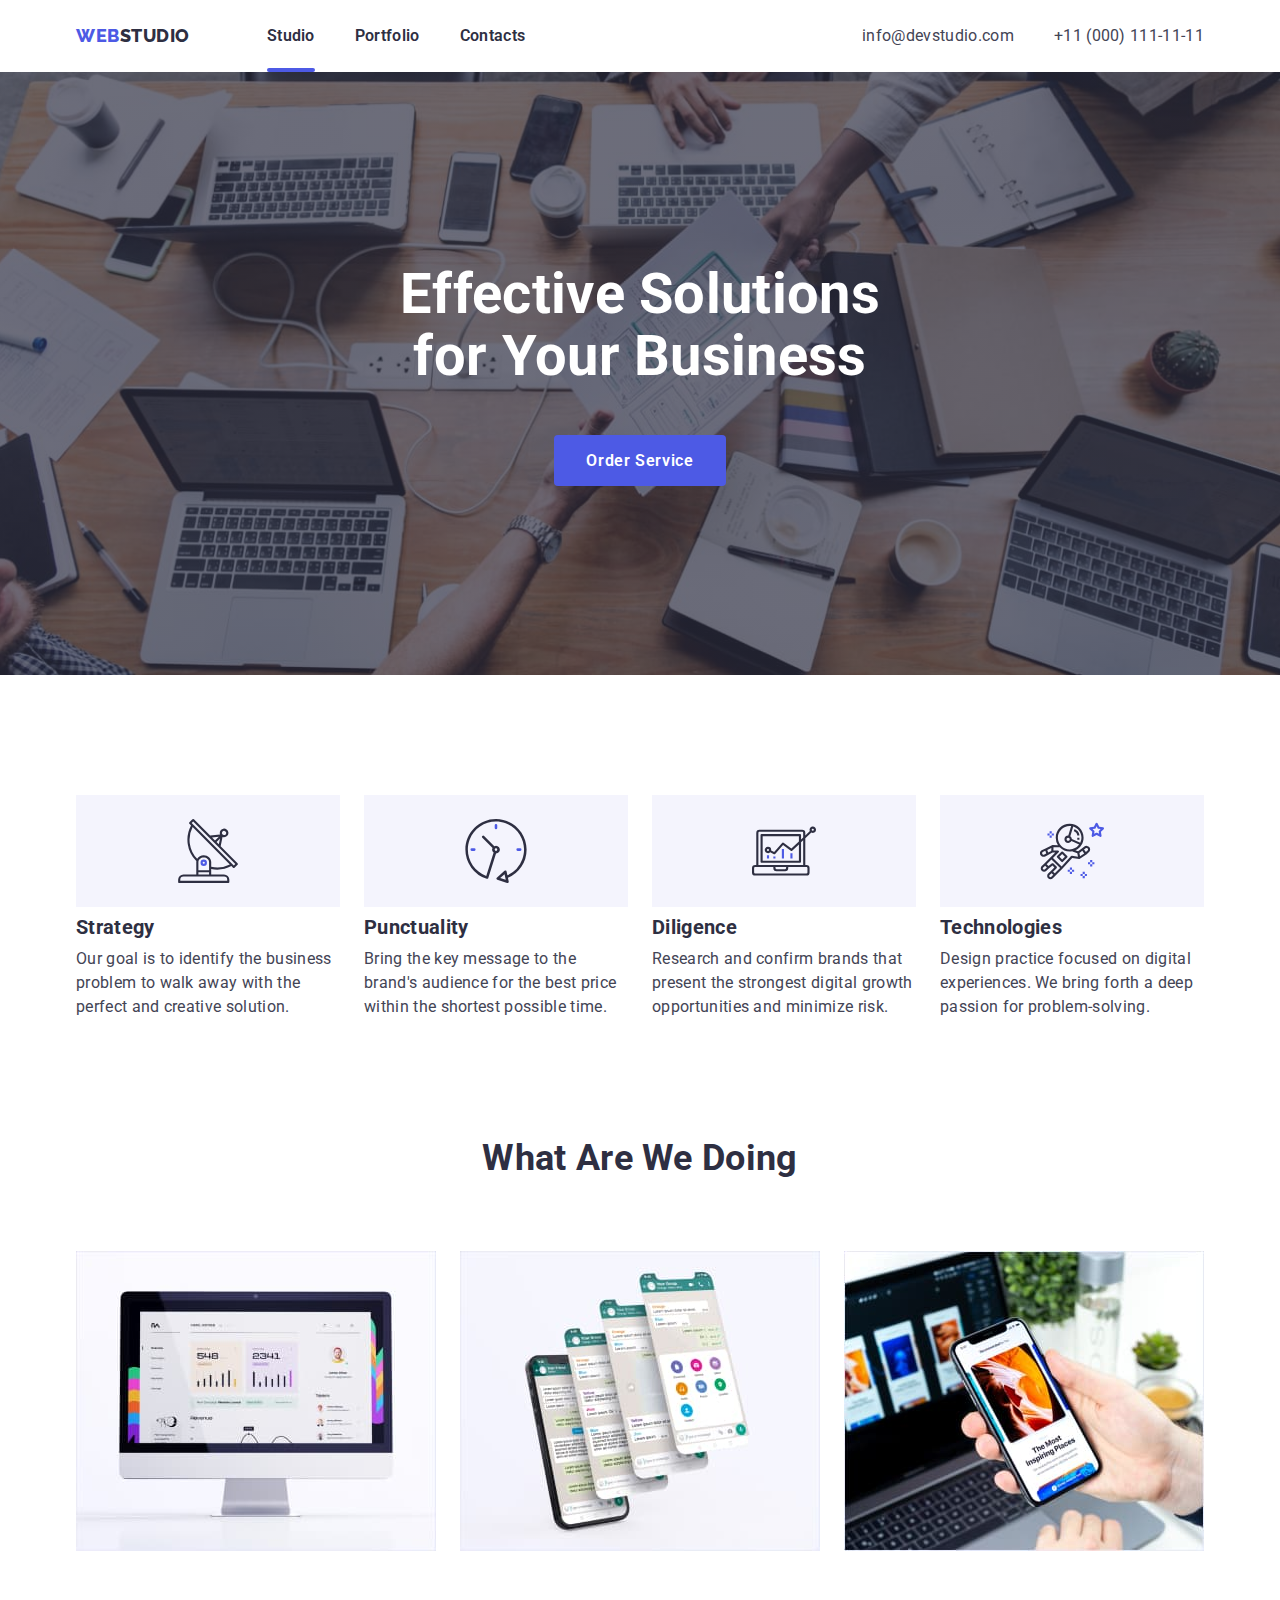
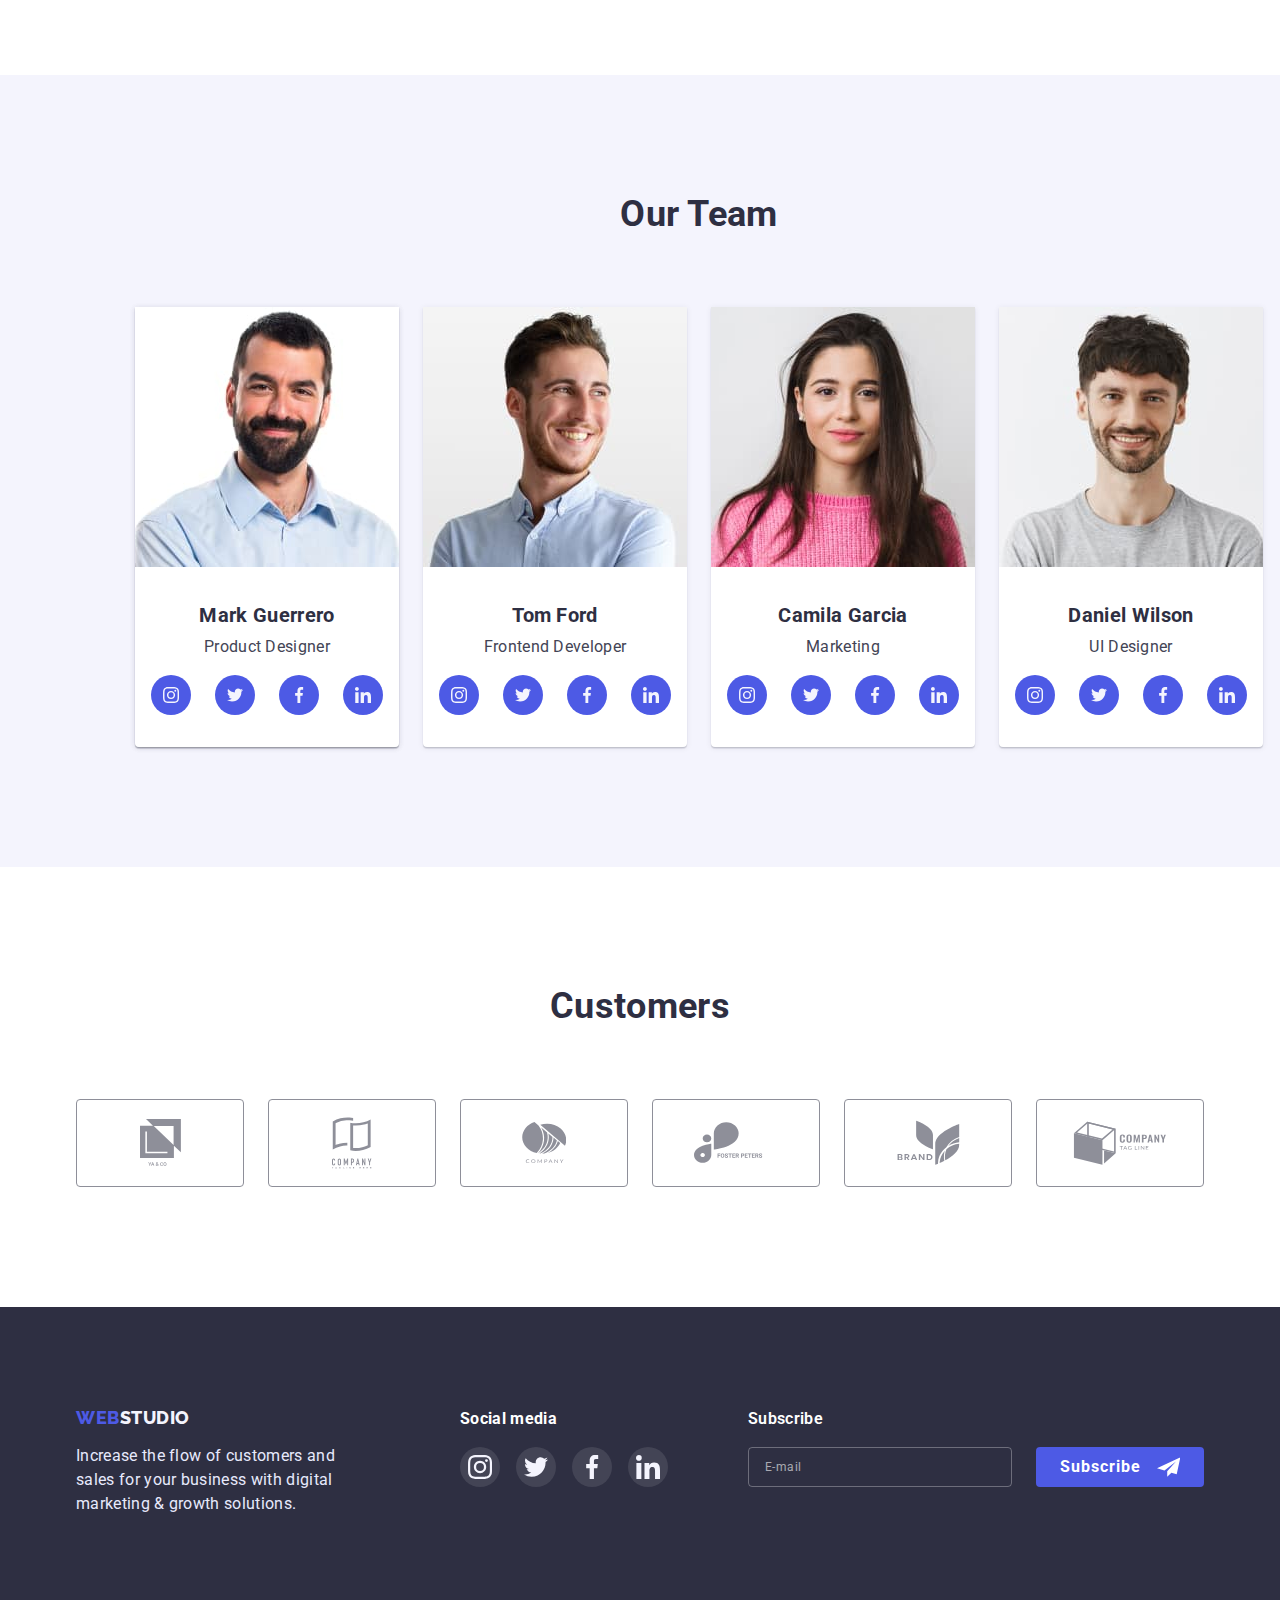
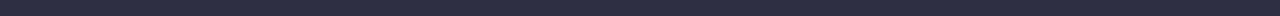
<file: index.html>
<!DOCTYPE html>
<html lang="en">

<head>
    <meta charset="UTF-8">
    <meta http-equiv="X-UA-Compatible" content="IE=edge">
    <meta name="viewport" content="width=device-width, initial-scale=1.0">
    <link rel="stylesheet" href="https://cdnjs.cloudflare.com/ajax/libs/modern-normalize/1.1.0/modern-normalize.min.css">
    <link href="https://fonts.googleapis.com/css2?family=Raleway:wght@700&family=Roboto:wght@400;500;700;900&display=swap"
        rel="stylesheet">
    <link rel="stylesheet" href="./css/styles.css">
    <title>Studio</title>
</head>

<body>

    <!--Шапка-->
    <header>
    <div class="container main-nav">
        <a href="./index.html" class="top-logo"><span class="logo-iris">Web</span>Studio</a>
        <nav class="top-nav">
                <ul class="list nav">
                    <li class="item"> <a href="./index.html" class="list-item line-const">Studio</a> </li>
                    <li class="item"> <a href="./portfolio.html" class="list-item studio-line">Portfolio</a> </li>
                    <li class="item"> <a href="/" class="list-item studio-line">Contacts</a> </li>
                </ul>
            </nav>
            
            <ul class="list contact">
                <li class="item-contact"> <a href="mailto:info@devstudio.com" class="contact">info@devstudio.com</a> </li>
                <li class="item-contact"> <a href="tel:+110001111111" class="contact">+11 (000) 111-11-11</a></li>
            </ul>
        </div>
    </header>

    <main>
        <!--Блок hero-->

        <section class="hero">
            <h1 class="hero-title">Effective Solutions <br> for Your Business</h1>
            <button data-modal-open type="button" class="hero-button">Order Service</button>
        </section>
        <div class="backdrop is-hidden" data-modal>
            <div class="modal">
                <button data-modal-close type="button" class="modal-close" >
                    <svg class="icon-close" width="8px" height="8px">
                        <use href="./images/sprite.svg#icon-close"></use>
                    </svg>
                </button>

        <!-- Modal window -->
                <p class="modal-subtitle">Leave your contacts and we will call you back</p>
                <form autocomplete="off">

                        <label class="modal-input username">
                            <span>Name</span>
                            <input type="text" name="name" class="input-data">
                            <svg class="icon-username" width="18px" height="24px">
                                <use href="./images/sprite.svg#icon-person"></use>
                            </svg>
                        </label>

                        <label class="modal-input phonenumber" >
                            <span>Phone</span>
                            <input type="tel" name="phone" class="input-data">
                            <svg class="icon-phone" width="18px" height="24px">
                                <use href="./images/sprite.svg#icon-phone"></use>
                            </svg>
                        </label>

                        <label class="modal-input email">
                            <span>Email</span>
                            <input type="email" name="email" class="input-data">
                            <svg class="icon-email" width="18px" height="24px">
                                <use href="./images/sprite.svg#icon-emailblack"></use>
                            </svg>
                        </label>

                        <label class="comment">
                            <span>Comment</span>
                            <textarea name="feedback" class="textarea" placeholder="Text input"></textarea>
                        </label>

                        <label class="checkbox">
                            <input type="checkbox" name="policy" class="checkbox-input">
                            <span class="checkbox-icon">
                                <svg width="10px" height="8px">
                                    <use href="./images/sprite.svg#icon-vector"></use>
                                </svg>
                            </span>
                            <span>I accept the terms and conditions of the <span class="privacy-policy">Privacy Policy</span></span>
                        </label>

                    <button type="submit" class="modal-submit">Send</button>
                </form>
            </div>
        </div>

        <!--Секція 2 під hero-->
        <section class="feat">
            <div class="container">
                <ul class="features list">
                    <li class="description description-antenna">
                        <div class="thumb">
                            <svg class="icon-antenna" width="64px" height="64px">
                                <use href="./images/sprite.svg#icon-antenna"></use>
                            </svg>
                        </div>
                        <h3 class="list-subtitle">Strategy</h3>
                        <p class="list-text">Our goal is to identify the business problem to walk away with the perfect and creative
                            solution.</p>
                    </li>
                    <li class="description description-clock">
                        <div class="thumb">
                        <svg class="icon-clock" width="64px" height="64px">
                            <use href="./images/sprite.svg#icon-clock"></use>
                        </svg>
                        </div>
                        <h3 class="list-subtitle">Punctuality</h3>
                        <p class="list-text">Bring the key message to the brand's audience for the best price within the shortest
                            possible time.</p>
                    </li>
                    <li class="description  description-diagram">
                        <div class="thumb">
                        <svg class="icon-diagram" width="64px" height="64px">
                            <use href="./images/sprite.svg#icon-diagram"></use>
                        </svg>
                        </div>
                        <h3 class="list-subtitle">Diligence</h3>
                        <p class="list-text">Research and confirm brands that present the strongest digital growth opportunities and
                            minimize risk.</p>
                    </li>
                    <li class="description description-astronaut">
                        <div class="thumb">
                        <svg class="icon-astronaut" width="64px" height="64px">
                            <use href="./images/sprite.svg#icon-astronaut"></use>
                        </svg>
                        </div>
                        <h3 class="list-subtitle">Technologies</h3>
                        <p class="list-text">Design practice focused on digital experiences. We bring forth a deep passion for
                            problem-solving.</p>
                    </li>
                </ul>
            </div>
        </section>

        <!--Секція 3 "Що ми робимо"-->
        <section class="specification">
            <div class="container">
                <h2 class="subtitle">What are we doing</h2>
                <ul class="list act">
                    <li class="act"><img src="./images/img1.jpg" alt="monitor" width="360"></li>
                    <li class="act"><img src="./images/img2.jpg" alt="phone displays" width="360"></li>
                    <li class="act"><img src="./images/img3.jpg" alt="phone" width="360"></li>
                </ul>
            </div>
        </section>

        <!--Секція 4 "Наша команда"-->
        <section class="team">
            <div class="container">
                <h2 class="subtitle">Our Team</h2>
                <ul class="list photo-cards">
                    <li class="photo-cards">
                        <img src="./images/member1.jpg" alt="Man's photo" width="264" height="260">
                        <div class="team-text">
                            <h3 class="list-subtitle">Mark Guerrero</h3>
                            <p class="list-text">Product Designer</p>
                            <div class="thumb-networks">
                                <ul class="list networks">
                                    <li class="network-li">
                                        <a href="/" class="network-item">
                                            <svg class="icon-instagram" width="16px" height="16px">
                                                <use href="./images/sprite.svg#icon-instagram"></use>
                                            </svg>
                                        </a></li>
                                    <li class="network-li"><a href="/" class="network-item">
                                            <svg class="icon-instagram" width="16px" height="16px">
                                                <use href="./images/sprite.svg#icon-twitter"></use>
                                            </svg>
                                        </a></li>
                                    <li class="network-li"><a href="/" class="network-item">
                                            <svg class="icon-instagram" width="16px" height="16px">
                                                <use href="./images/sprite.svg#icon-facebook"></use>
                                            </svg>
                                        </a></li>
                                    <li class="network-li"><a href="/" class="network-item">
                                            <svg class="icon-instagram" width="16px" height="16px">
                                                <use href="./images/sprite.svg#icon-linkedin"></use>
                                            </svg>
                                        </a></a></li>
                                </ul>
                            </div>
                        </div>
                    </li>
                    <li class="photo-cards">
                        <img src="./images/member2.jpg" alt="Man's photo" width="264" height="260">
                        <div class="team-text">
                            <h3 class="list-subtitle">Tom Ford</h3>
                            <p class="list-text">Frontend Developer</p>
                            <div class="thumb-networks">
                                <ul class="list networks">
                                    <li class="network-li"><a href="/" class="network-item">
                                            <svg class="icon-instagram" width="16px" height="16px">
                                                <use href="./images/sprite.svg#icon-instagram"></use>
                                            </svg>
                                        </a></li>
                                    <li class="network-li"><a href="/" class="network-item">
                                            <svg class="icon-instagram" width="16px" height="16px">
                                                <use href="./images/sprite.svg#icon-twitter"></use>
                                            </svg>
                                        </a></li>
                                    <li class="network-li"><a href="/" class="network-item">
                                            <svg class="icon-instagram" width="16px" height="16px">
                                                <use href="./images/sprite.svg#icon-facebook"></use>
                                            </svg>
                                        </a></li>
                                    <li class="network-li"><a href="/" class="network-item">
                                            <svg class="icon-instagram" width="16px" height="16px">
                                                <use href="./images/sprite.svg#icon-linkedin"></use>
                                            </svg>
                                        </a></a></li>
                                </ul>
                            </div>
                        </div>
                    </li>
                    <li class="photo-cards">
                        <img src="./images/member3.jpg" alt="Woman's photo" width="264" height="260">
                        <div class="team-text">
                            <h3 class="list-subtitle">Camila Garcia</h3>
                            <p class="list-text">Marketing</p>
                            <div class="thumb-networks">
                                <ul class="list networks">
                                    <li class="network-li"><a href="/" class="network-item">
                                            <svg class="icon-instagram" width="16px" height="16px">
                                                <use href="./images/sprite.svg#icon-instagram"></use>
                                            </svg>
                                        </a></li>
                                    <li class="network-li"><a href="/" class="network-item">
                                            <svg class="icon-instagram" width="16px" height="16px">
                                                <use href="./images/sprite.svg#icon-twitter"></use>
                                            </svg>
                                        </a></li>
                                    <li class="network-li"><a href="/" class="network-item">
                                            <svg class="icon-instagram" width="16px" height="16px">
                                                <use href="./images/sprite.svg#icon-facebook"></use>
                                            </svg>
                                        </a></li>
                                    <li class="network-li"><a href="/" class="network-item">
                                            <svg class="icon-instagram" width="16px" height="16px">
                                                <use href="./images/sprite.svg#icon-linkedin"></use>
                                            </svg>
                                        </a></a></li>
                                </ul>
                            </div>
                        </div>
                    </li>
                    <li class="photo-cards">
                        <img src="./images/member4.jpg" alt="Man's photo" width="264" height="260">
                        <div class="team-text">
                            <h3 class="list-subtitle">Daniel Wilson</h3>
                            <p class="list-text">UI Designer</p>
                            <div class="thumb-networks">
                                <ul class="list networks">
                                    <li class="network-li"><a href="/" class="network-item">
                                            <svg class="icon-instagram" width="16px" height="16px">
                                                <use href="./images/sprite.svg#icon-instagram"></use>
                                            </svg>
                                        </a></li>
                                    <li class="network-li"><a href="/" class="network-item">
                                            <svg class="icon-instagram" width="16px" height="16px">
                                                <use href="./images/sprite.svg#icon-twitter"></use>
                                            </svg>
                                        </a></li>
                                    <li class="network-li"><a href="/" class="network-item">
                                            <svg class="icon-instagram" width="16px" height="16px">
                                                <use href="./images/sprite.svg#icon-facebook"></use>
                                            </svg>
                                        </a></li>
                                    <li class="network-li"><a href="/" class="network-item">
                                            <svg class="icon-instagram" width="16px" height="16px">
                                                <use href="./images/sprite.svg#icon-linkedin"></use>
                                            </svg>
                                        </a></a></li>
                                </ul>
                            </div>
                        </div>
                    </li>
                </ul>
            </div>
        </section>

        <!-- Customers -->
        <section class="customers">
            <div class="container">
                <h2 class="subtitle">Customers</h2>
                <ul class="list list-customers">
                    <li>
                        <a href="/" class="company">
                            <svg width="41px" height="47px">
                                <use href="./images/sprite.svg#icon-company1"></use>
                            </svg>
                    </a>
                </li>
                    <li>
                        <a href="/" class="company">
                            <svg width="40px" height="52px">
                                <use href="./images/sprite.svg#icon-company2"></use>
                            </svg>
                    </a>
                </li>
                    <li>
                        <a href="/" class="company">
                        <svg width="44px" height="41px">
                            <use href="./images/sprite.svg#icon-company3"></use>
                        </svg>
                    </a></li>
                    <li>
                        <a href="/" class="company">
                        <svg width="84px" height="41px">
                            <use href="./images/sprite.svg#icon-company4"></use>
                        </svg>
                    </a>
                </li>
                    <li>
                        <a href="/" class="company">
                        <svg width="63px" height="45px">
                            <use href="./images/sprite.svg#icon-company5"></use>
                        </svg>
                    </a>
                </li>
                    <li>
                        <a href="/" class="company">
                        <svg width="94px" height="44px">
                            <use href="./images/sprite.svg#icon-company6"></use>
                        </svg>
                    </a>
                </li>
                </ul>
            </div>
        </section>
    </main>

    <!--Нижній колонтитул-->
    <footer class="bottom">
    <div class="container container-footer">
        <div class="license">
            <a href="./index.html" class="bottom-logo"><span class="logo-iris">Web</span>Studio</a>
            <p class="bottom-text">Increase the flow of customers and sales for your business with digital marketing & growth
                solutions.</p>
        </div>
        <div class="social-media">
            <h2 class="subtitle-media">Social media</h2>
            <div class="thumb-footer">
                <ul class="list footer-neworks">
                    <li><a href="/" class="footer-item">
                            <svg width="24px" height="24px">
                                <use href="./images/sprite.svg#icon-instagram"></use>
                            </svg>
                        </a></li>
                    <li><a href="/" class="footer-item">
                            <svg width="24px" height="24px">
                                <use href="./images/sprite.svg#icon-twitter"></use>
                            </svg>
                        </a></li>
                    <li><a href="/" class="footer-item">
                            <svg width="24px" height="24px">
                                <use href="./images/sprite.svg#icon-facebook"></use>
                            </svg>
                        </a></li>
                    <li><a href="/" class="footer-item">
                            <svg width="24px" height="24px">
                                <use href="./images/sprite.svg#icon-linkedin"></use>
                            </svg>
                        </a></a></li>
                </ul>
            </div>
        </div>
        
        <form name="subscribe">
            <p class="subscribe-title">Subscribe</p>
                <div class="form-subscribe">
                    <input type="email" name="mail" id="mail" placeholder="E-mail" class="input-mail">
                    <button type="submit" class="btn-submit">Subscribe
                        <svg class="icon-subscribe">
                            <use href="./images/sprite.svg#icon-plane"></use>
                        </svg>
                    </button>
                </div>
        </form>
    </div>
    </footer>
    <script src="./js/modal.js"></script>
</body>

</html>
</file>
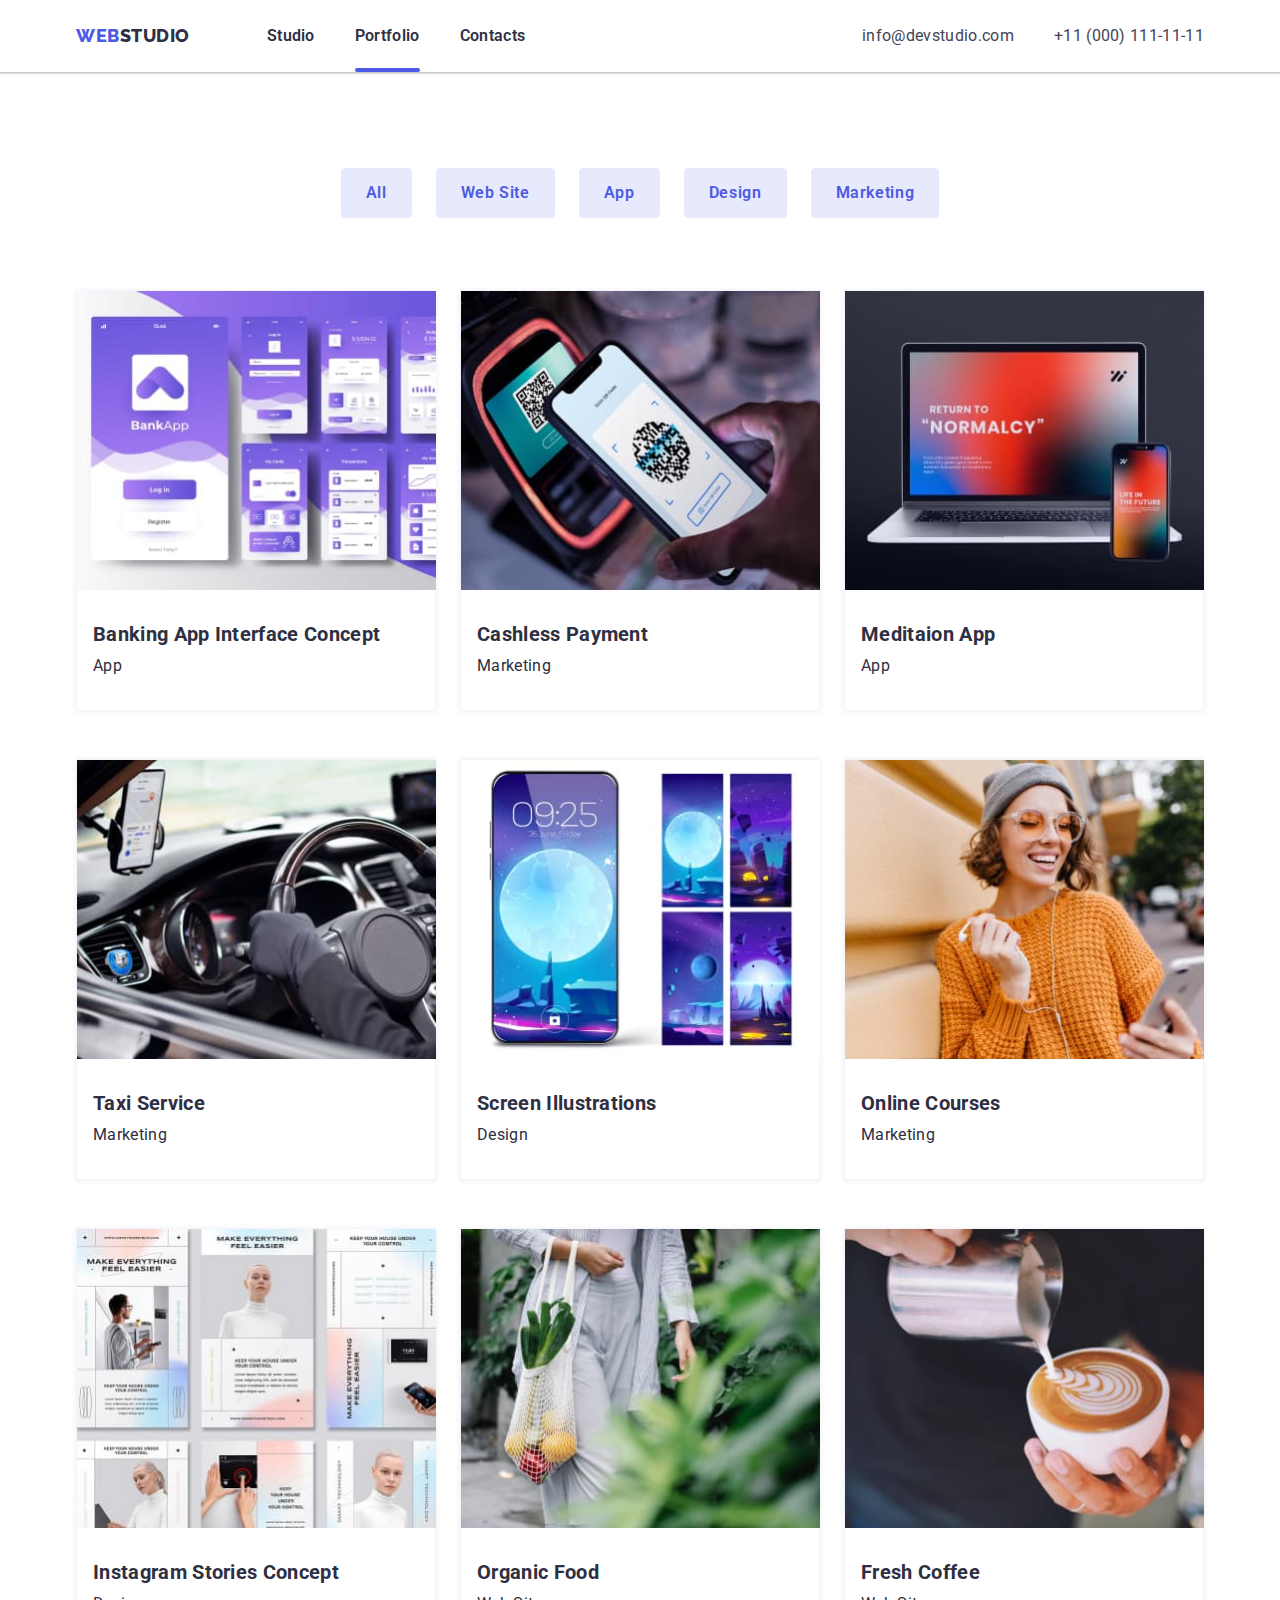
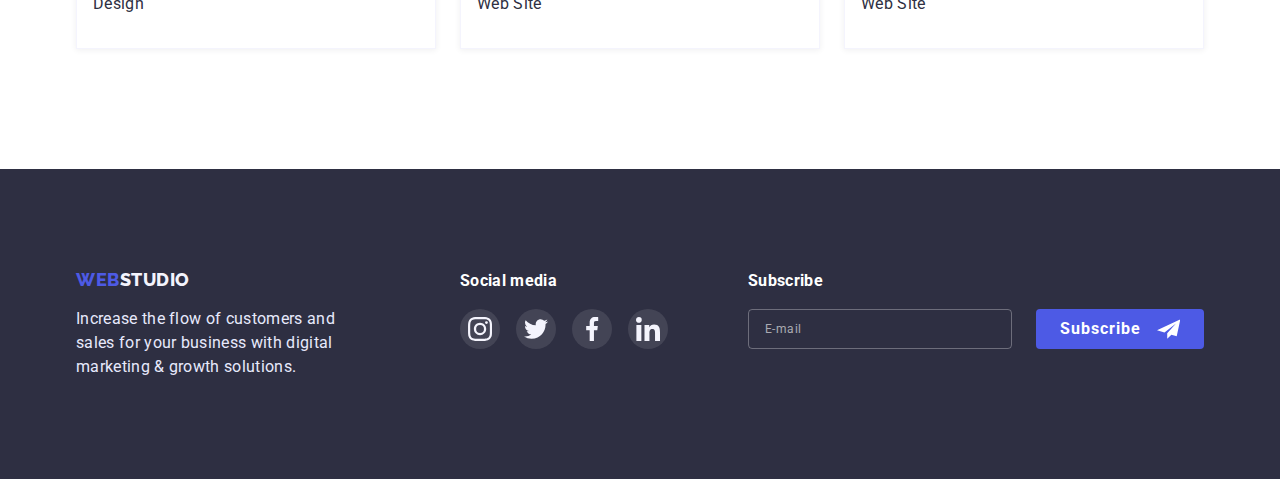
<file: portfolio.html>
<!DOCTYPE html>
<html lang="en">

<head>
    <meta charset="UTF-8">
    <meta http-equiv="X-UA-Compatible" content="IE=edge">
    <meta name="viewport" content="width=device-width, initial-scale=1.0">
    <link rel="stylesheet" href="https://cdnjs.cloudflare.com/ajax/libs/modern-normalize/1.1.0/modern-normalize.min.css">
    <link href="https://fonts.googleapis.com/css2?family=Raleway:wght@700&family=Roboto:wght@400;500;700;900&display=swap"
        rel="stylesheet">
    <link rel="stylesheet" href="./css/styles.css">
    <title>Portfolio</title>
</head>

<body>

    <!--Шапка-->
    <header>
        <div class="container main-nav">
            <a href="./index.html" class="top-logo"><span class="logo-iris">Web</span>Studio</a>
            <nav class="top-nav">
                <ul class="list nav">
                    <li class="item"> <a href="./index.html" class="list-item studio-line">Studio</a> </li>
                    <li class="item"> <a href="./portfolio.html" class="list-item line-const">Portfolio</a> </li>
                    <li class="item"> <a href="/" class="list-item studio-line">Contacts</a> </li>
                </ul>
            </nav>
    
            <ul class="list contact">
                <li class="item-contact"> <a href="mailto:info@devstudio.com" class="contact">info@devstudio.com</a> </li>
                <li class="item-contact"> <a href="tel:+110001111111" class="contact">+11 (000) 111-11-11</a></li>
            </ul>
        </div>
    </header>

    <main>
    <!--Кнопки під header-->
    <section class="filters">
        <div class="container">
            <ul class="list second-buttons">
                <li class="buttons-item"> <button type="button" class="filtr-buttons">All</button> </li>
                <li class="buttons-item"> <button type="button" class="filtr-buttons">Web Site</button> </li>
                <li class="buttons-item"> <button type="button" class="filtr-buttons">App</button> </li>
                <li class="buttons-item"> <button type="button" class="filtr-buttons">Design</button> </li>
                <li class="buttons-item"> <button type="button" class="filtr-buttons">Marketing</button> </li>
            </ul>
        </div>
    <!-- Фотокартки -->
        <div class="container">
            <ul class="list works">
                <li class="workcards">
                    <a href="#" class="workcards-link">
                        <div class="overlay">
                            <img src="./images/pic1.jpg" alt="Site" width="359" class="img">
                            <p class="cards-text">14 Stylish and User-Friendly App Design Concepts · Task Manager App · Calorie Tracker App ·
                                Exotic Fruit Ecommerce App · Cloud Storage App</p>
                        </div>
                        <div class="workstext">
                            <h2 class="cards-subtitle">Banking App Interface Concept</h2>
                            <p class="cards-filters">App</p>
                        </div>
                        
                    </a>
                </li>
                <li class="workcards">
                    <a href="#" class="workcards-link">
                        <div class="overlay">
                            <img src="./images/pic2.jpg" alt="QR code" width="359" class="img">
                            <p class="cards-text">14 Stylish and User-Friendly App Design Concepts · Task Manager App · Calorie Tracker App · Exotic
                                Fruit Ecommerce App · Cloud Storage App</p>
                        </div>
                        <div class="workstext">
                            <h2 class="cards-subtitle">Cashless Payment</h2>
                            <p class="cards-filters">Marketing</p>
                        </div>
                    </a>
                </li>
                <li class="workcards">
                    <a href="#" class="workcards-link">
                        <div class="overlay">
                            <img src="./images/pic3.jpg" alt="Laptop and phone" width="359" class="img">
                            <p class="cards-text">14 Stylish and User-Friendly App Design Concepts · Task Manager App · Calorie Tracker App ·
                                Exotic Fruit Ecommerce App · Cloud Storage App</p>
                        </div>
                        <div class="workstext">
                            <h2 class="cards-subtitle">Meditaion App</h2>
                            <p class="cards-filters">App</p>
                        </div>
                    </a>
                </li>
                <li class="workcards">
                    <a href="#" class="workcards-link">
                        <div class="overlay">
                            <img src="./images/pic4.jpg" alt="Car steering wheel" width="359" class="img">
                            <p class="cards-text">14 Stylish and User-Friendly App Design Concepts · Task Manager App · Calorie Tracker App ·
                                Exotic Fruit Ecommerce App · Cloud Storage App</p>
                        </div>
                        <div class="workstext">
                            <h2 class="cards-subtitle">Taxi Service</h2>
                            <p class="cards-filters">Marketing</p>
                        </div>
                    </a>
                </li>
                <li class="workcards">
                    <a href="#" class="workcards-link">
                        <div class="overlay">
                            <img src="./images/pic5.jpg" alt="Phone and wallpapers" width="359" class="img">
                            <p class="cards-text">14 Stylish and User-Friendly App Design Concepts · Task Manager App · Calorie Tracker App ·
                                Exotic Fruit Ecommerce App · Cloud Storage App</p>
                        </div>
                        <div class="workstext">
                            <h2 class="cards-subtitle">Screen Illustrations</h2>
                            <p class="cards-filters">Design</p>
                        </div>
                    </a>
                </li>
                <li class="workcards">
                    <a href="#" class="workcards-link">
                        <div class="overlay">
                            <img src="./images/pic6.jpg" alt="Woman takes phone" width="359" class="img">
                            <p class="cards-text">14 Stylish and User-Friendly App Design Concepts · Task Manager App · Calorie Tracker App ·
                                Exotic Fruit Ecommerce App · Cloud Storage App</p>
                        </div>
                        <div class="workstext">
                            <h2 class="cards-subtitle">Online Courses</h2>
                            <p class="cards-filters">Marketing</p>
                        </div>
                    </a>
                </li>
                <li class="workcards">
                    <a href="#" class="workcards-link">
                    <div class="overlay">
                            <img src="./images/pic7.jpg" alt="Content" width="359" class="img">
                            <p class="cards-text">14 Stylish and User-Friendly App Design Concepts · Task Manager App · Calorie Tracker App ·
                                Exotic Fruit Ecommerce App · Cloud Storage App</p>
                        </div>
                        <div class="workstext">
                            <h2 class="cards-subtitle">Instagram Stories Concept</h2>
                            <p class="cards-filters">Design</p>
                        </div>
                    </a>
                </li>
                <li class="workcards">
                    <a href="#" class="workcards-link">
                        <div class="overlay">
                        <img src="./images/pic8.jpg" alt="Woman takes net with fruit" width="359" class="img">
                        <p class="cards-text">14 Stylish and User-Friendly App Design Concepts · Task Manager App · Calorie Tracker App ·
                            Exotic Fruit Ecommerce App · Cloud Storage App</p>
                        </div>
                        <div class="workstext">
                            <h2 class="cards-subtitle">Organic Food</h2>
                            <p class="cards-filters">Web Site</p>
                        </div>
                    </a>
                </li>
                <li class="workcards">
                    <a href="#" class="workcards-link">
                        <div class="overlay">
                            <img src="./images/pic9.jpg" alt="Coffee" width="359" class="img">
                            <p class="cards-text">14 Stylish and User-Friendly App Design Concepts · Task Manager App · Calorie Tracker App ·
                                Exotic Fruit Ecommerce App · Cloud Storage App</p>
                        </div>
                        <div class="workstext">
                            <h2 class="cards-subtitle">Fresh Coffee</h2>
                            <p class="cards-filters">Web Site</p>
                        </div>
                    </a>
                </li>
            </ul>
        </div>
</section>
    </main>

    <!--Нижній колонтитул-->
    <footer class="bottom">
        <div class="container container-footer">
            <div class="license">
                <a href="./index.html" class="bottom-logo"><span class="logo-iris">Web</span>Studio</a>
                <p class="bottom-text">Increase the flow of customers and sales for your business with digital marketing & growth solutions.</p>
            </div>
        <div class="social-media">
            <h2 class="subtitle-media">Social media</h2>
            <div class="thumb-footer">
                <ul class="list footer-neworks">
                    <li><a href="/" class="footer-item">
                            <svg width="24px" height="24px">
                                <use href="./images/sprite.svg#icon-instagram"></use>
                            </svg>
                        </a></li>
                    <li><a href="/" class="footer-item">
                            <svg width="24px" height="24px">
                                <use href="./images/sprite.svg#icon-twitter"></use>
                            </svg>
                        </a></li>
                    <li><a href="/" class="footer-item">
                            <svg width="24px" height="24px">
                                <use href="./images/sprite.svg#icon-facebook"></use>
                            </svg>
                        </a></li>
                    <li><a href="/" class="footer-item">
                            <svg width="24px" height="24px">
                                <use href="./images/sprite.svg#icon-linkedin"></use>
                            </svg>
                        </a></a></li>
                </ul>
            </div>
        </div>

    <form name="subscribe">
        <h2 class="subscribe-title">Subscribe</h2>
        <div class="form-subscribe">
            <input type="email" name="mail" id="mail" placeholder="E-mail" class="input-mail">
            <button type="submit" class="btn-submit">Subscribe
                <svg class="icon-subscribe">
                    <use href="./images/sprite.svg#icon-plane"></use>
                </svg>
            </button>
        </div>
    </form>
        </div>
    </footer>
</body>
</html>
</file>
<file: css/styles.css>
body {
    background-color: #ffffff;
    color: #2E2F42;

    font-family: Roboto, sans-serif;
    font-weight: 600;
    letter-spacing: 0.02em;
}

header {
    background-color: #ffffff;
    box-shadow: 0px 2px 1px rgba(46, 47, 66, 0.08), 
                0px 1px 1px rgba(46, 47, 66, 0.16), 
                0px 1px 6px rgba(46, 47, 66, 0.08);
}

.list {
    list-style: none;
    padding: 0;
    margin: 0;
}

.list-subtitle {
    color: #2E2F42;

    font-size: 20px;
    line-height: 1.2;
    margin-bottom: 8px;
    margin-top: 0;
}

.list-text {
    color: #434455;

    font-weight: 400;
    font-size: 16px;
    line-height: 1.5;
    margin-top: 0;
    margin-bottom: 0;
}

.subtitle {
    color: #2E2F42;

    font-size: 36px;
    line-height: 1.1;
    text-align: center;
    text-transform: capitalize;
    margin-top: 0;
    margin-bottom: 72px;
}

.container {
    width: 1158px;
    margin-left: auto;
    margin-right: auto;
    padding: 0 15px;
    /* outline: 1px solid tomato; */
}

/* header */
.container.main-nav {
    display: flex;
    align-items: center;
}

.top-logo {
    color: #2E2F42;
    text-decoration: none;
    font-family: Raleway, sans-serif;

    font-weight: 800;
    font-size: 18px;
    line-height: 1.3;
    letter-spacing: 0.03em;
    text-transform: uppercase;
}

.logo-iris {
    color: #4D5AE5;
    font-family: Raleway, sans-serif;
}

.list.nav {

    display: flex;
    margin-left: 77px;
}

.nav .item+.item {
    margin-left: 40px;
}

.list-item {
    color: #2E2F42;
    text-decoration: none;

    padding-top: 24px;
    padding-bottom: 24px;
    display: block;
    font-size: 16px;
    line-height: 1.5;

    transition: color 250ms cubic-bezier(0.4, 0, 0.2, 1);
}

.list.contact {
    display: flex;
    margin-left: auto;
}

.list .item-contact + .item-contact{
    margin-left: 40px;
}

.list-item:focus,
.list-item:hover {
    color: #4D5AE5
}

.contact {
    text-decoration: none;
    color: #434455;

    font-weight: 400;
    font-size: 16px;
    line-height: 1.5;

    transition: color 250ms cubic-bezier(0.4, 0, 0.2, 1);
}

.contact:hover,
.contact:focus {
    color: #4D5AE5;
}

/* Положення поточної сторінки(синя лінія під nav) */
.list-item {
    position: relative;
}

.studio-line::after {
    content: "";
    position: absolute;
    bottom: 0;
    left: 0;

    width: 100%;
    height: 4px;

    border-radius: 2px;
    background-color: #4D5AE5;

    opacity: 0;
    transform: scaleX(0);
    transition: opacity 250ms cubic-bezier(0.4, 0, 0.2, 1),
                transform 250ms cubic-bezier(0.4, 0, 0.2, 1);
}

.studio-line:hover::after {
    opacity: 1;
    transform: scaleX(1);
}

.line-const::after {
    content: "";
    position: absolute;
    bottom: 0;
    left: 0;
    
    width: 100%;
    height: 4px;
    
    border-radius: 2px;
    background-color: #4D5AE5;
}

/* main */
/* section 1 - hero */
.hero {
    /* outline: 2px solid tomato; */

    background-image: linear-gradient(
        to right,
        rgba(46, 47, 66, 0.7),
        rgba(46, 47, 66, 0.7)),
        url("../images/people-office.jpg");
    background-size: cover;
    background-repeat: no-repeat;
    background-position: center;

    padding: 192px 0;
    text-align: center;
    height: 603px;
    max-width: 1440px;
    margin-left: auto;
    margin-right: auto;
}

.hero-title {
    color: #ffffff;

    font-size: 56px;
    line-height: 1.1;
    margin-top: 0;
    margin-bottom: 48px;
}

.hero-button {
    color: #ffffff;
    background-color: #4D5AE5;
    cursor: pointer;

    padding: 16px 32px;
    align-items: center;

    font-weight: inherit;
    font-size: 16px;
    line-height: 1.2;
    letter-spacing: 0.04em;
    border: transparent;
    border-radius: 4px;

    transition: background-color 250ms cubic-bezier(0.4, 0, 0.2, 1),
                box-shadow 250ms cubic-bezier(0.4, 0, 0.2, 1);
}

.hero-button:focus,
.hero-button:hover {
    color: #ffffff;
    background-color: #404BBF;
    box-shadow: 0px 4px 4px rgba(0, 0, 0, 0.15);
}

/* section 2 - features */
.feat {
    padding: 120px 0;
}

.features.list {
    display: flex;
}

.description {
    width: 264px;
}

.description+.description {
    margin-left: 24px;
}

.thumb {
    display: flex;
    align-items: center;
    justify-content: center;
    width: 264px;
    height: 112px;
    background-color: #F4F4FD;
    margin-bottom: 8px;
}

/* section 3 - specification */
.specification {
    padding-bottom: 120px
}

.list.act {
    display: flex;
}

.act + .act {
    margin-left: 24px;
}

/* section 4 - team */
.team {
    background-color: #F4F4FD;

    padding: 120px;
}

.list.photo-cards {
    display: flex;
    
}

.photo-cards {
    background-color: #ffffff;
    box-shadow: 0px 1px 6px rgba(46, 47, 66, 0.08), 
                0px 1px 1px rgba(46, 47, 66, 0.16), 
                0px 2px 1px rgba(46, 47, 66, 0.08);
    border-radius: 0px 0px 4px 4px;

    width: 264px;
}

.photo-cards + .photo-cards {
    margin-left: 24px;
}

.team-text {
    padding: 32px 16px;
    text-align: center;
}


.thumb-networks {
    display: flex;
    height: 48px;
    margin-top: 8px;
}

.list.networks {
    display: flex;
    align-items: center;
    margin-top: 8px;
}

.network-item {
    fill: #f4f4fd;
    background-color: #4D5AE5;

    display: flex;
    justify-content: center;
    align-items: center;
    width: 40px;
    height: 40px;
    border-radius: 50px;
    
    transition: background-color 250ms cubic-bezier(0.4, 0, 0.2, 1);
}

.network-item:hover,
.network-item:focus {
    background-color: #31D0AA;
}

.network-li + .network-li {
    margin-left: 24px;
}


/* section 5 - customers */
.customers {
    padding: 120px 0;
}

.list-customers {
    display: flex;
}

.customers > h2 {
    letter-spacing: 0.03em;
    line-height: 1.2;
    margin-bottom: 72px;
}

.list-customers > li + li {
    margin-left: 24px;
}

.company {
    fill: #8E8F99;
    border: 1px solid #8E8F99;
    border-radius: 4px;

    display: flex;
    justify-content: center;
    align-items: center;
    width: 168px;
    height: 88px;

    transition: fill 250ms cubic-bezier(0.4, 0, 0.2, 1);
}

.company:hover,
.company:focus {
    fill: #4D5AE5;
    border: 1px solid #4D5AE5;
}


/* footer */
.bottom {
    background-color: #2E2F42;
    padding: 100px 0;
}

.license {
    margin-right: 120px;
}

.bottom-logo {
    color: #F4F4FD;
    text-decoration: none;

    display: block;
    margin-bottom: 16px;

    font-family: Raleway, sans-serif;
    font-weight: 800;
    font-size: 18px;
    line-height: 1.2;
    letter-spacing: 0.03em;
    text-transform: uppercase;
}

.bottom-text {
    color: #E7E9FC;

    margin: 0;
    width: 264px;
    font-weight: 400;
    font-size: 16px;
    line-height: 1.5;
}

.container-footer {
    display: flex;
}


.subtitle-media {
    font-size: 16px;
    line-height: 1.5;
    color: #ffffff;

    margin-top: 0;
    margin-bottom: 16px;
}

.thumb-footer {
    width: 208px;
    height: 40px;
}

.footer-item {
    display: flex;
    justify-content: center;
    align-items: center;

    width: 40px;
    height: 40px;

    border-radius: 50px;
    background-color: rgba(255, 255, 255, 0.1);
    fill: #f4f4fd;

    transition: background-color 250ms cubic-bezier(0.4, 0, 0.2, 1);
}

.footer-item:hover,
.footer-item:focus {
    background-color: #31D0AA;
}

.footer-neworks > li + li {
    margin-left: 16px;
}

.footer-neworks {
    display: flex;
    margin-top: 0;
}

.subscribe-title {
    margin-top: 0;
    margin-bottom: 16px;
    padding: 0;

    color: #ffffff;
    font-size: inherit;
    line-height: 1.5;
}

.form-subscribe {
    display: flex;
}

.container-footer > form {
    margin-left: 80px;
}

.input-mail {
    
    margin-right: 24px;
    padding-bottom: 8px;
    padding-left: 16px;
    padding-top: 8px;

    width: 264px;
    height: 40px;
    
    color: #ffffff;
    font-size: 12px;
    line-height: 1.5;
    border: 1px solid rgba(255, 255, 255, 0.3);
    border-radius: 4px;
    background-color: transparent;
    outline: none;
}


.input-mail::placeholder {
    color: rgba(255, 255, 255, 0.6);
    font-size: 12px;
    line-height: 2;
    letter-spacing: 0.04em;
}

.input-mail:focus {
    border: 2px solid #ffffff;
}

.btn-submit {
    display: flex;
    align-items: center;
    padding: 8px 24px;

    width: 168px;
    height: 40px;

    letter-spacing: 0.06em;
    line-height: 1.5;
    font-weight: 700;
    background-color: #4D5AE5;
    color: #ffffff;
    cursor: pointer;
    border: transparent;
    border-radius: 4px;
}

.btn-submit:hover,
.btn-submit:focus {
    background-color: #404BBF;
}

.icon-subscribe {
    margin-left: 16px;
    width: 24px;
    height: 24px;
}


/* styles portfolio */
/* buttons under header */
.filters {
    padding-top: 96px;
    padding-bottom: 120px;
}

.list.second-buttons {
    display: flex;
    margin-bottom: 72px;
    justify-content: center;
}

.buttons-item+.buttons-item {
    margin-left: 24px;
}

.filtr-buttons {
    justify-content: center;
    align-items: center;
    text-align: center;
    padding: 12px 24px;

    font-weight: 600;
    font-size: 16px;
    line-height: 1.5;
    letter-spacing: 0.04em;

    color: #4D5AE5;
    background-color: #E7E9FC;
    border: 1px solid #E7E9FC;
    border-radius: 4px;
    cursor: pointer;

    transition: color 250ms cubic-bezier(0.4, 0, 0.2, 1),
                background-color 250ms cubic-bezier(0.4, 0, 0.2, 1),
                box-shadow 250ms cubic-bezier(0.4, 0, 0.2, 1);
}

.filtr-buttons:hover,
.filtr-buttons:focus {
    color: #FFFFFF;
    background-color: #4D5AE5;
    border: 1px solid transparent;
    box-shadow: 0px 3px 1px rgba(0, 0, 0, 0.1), 
                0px 2px 1px rgba(0, 0, 0, 0.08), 
                0px 2px 2px rgba(0, 0, 0, 0.12);
}

/* photocards */
.workcards-link {
    color: inherit;
    text-decoration: inherit;
    transition: box-shadow 250ms cubic-bezier(0.4, 0, 0.2, 1);
}

.workcards-link:hover,
.workcards-link:focus {
    box-shadow: 0px 1px 6px rgba(46, 47, 66, 0.08), 
                0px 1px 1px rgba(46, 47, 66, 0.16), 
                0px 2px 1px rgba(46, 47, 66, 0.08);
}

.list.works {
    display: flex;
    flex-wrap: wrap;
}

.workcards {
    display: flex;
    box-shadow: 0px 1px 6px rgba(46, 47, 66, 0.08);
    border: 0.5px solid #F4F4FD;

    width: 360px;
    margin-right: 24px;
    margin-bottom: 48px;
}

.img {
    display: block;
}

.workcards:nth-child(3n) {
    margin-right: 0;
}

.workcards:nth-last-child(-n + 3) {
    margin-bottom: 0;
}

.workstext {
    padding-left: 16px;
    padding-top: 32px;
    padding-bottom: 32px;
}

.cards-subtitle {
    font-size: 20px;
    line-height: 1.2;

    margin-top: 0;
    margin-bottom: 8px;
}

.cards-filters {
    font-weight: 400;
    font-size: 16px;
    line-height: 1.5;

    margin-top: 0;
    margin-bottom: 0;
}

.overlay {
    position: relative;
    overflow: hidden;
}

.cards-text {
    position: absolute;
    display: flex;
    width: 100%;
    height: 100%;

    margin: 0;
    padding-top: 40px;
    padding-left: 32px;
    padding-right: 32px;

    font-weight: 400;
    font-size: 16px;
    line-height: 1.5;

    color: #F4F4FD;
    background-color: #4D5AE5;

    transition: transform 250ms cubic-bezier(0.4, 0, 0.2, 1);
}

.workcards-link:hover .cards-text,
.workcards-link:focus .cards-text {
    transform: translateY(-100%);
}

/* Modal window */
.backdrop {
    position: fixed;
    top: 0;
    left: 0;
    width: 100%;
    height: 100%;

    background-color: rgba(46, 47, 66, 0.4);;
    opacity: 1;
    transition: opacity 250ms cubic-bezier(0.4, 0, 0.2, 1);
}

.backdrop.is-hidden {
    opacity: 0;
    pointer-events: none;
}

.backdrop.is-hidden .modal {
    transform: translate(-50%, -50%) scale(0.8);
}

.modal {
    position: absolute;
    left: 50%;
    top: 50%;
    transform: translate(-50%, -50%);

    padding-top: 72px;
    padding-bottom: 24px;
    padding-left: 24px;
    padding-right: 24px;
    width: 408px;
    height: 576px;

    background-color: #FCFCFC;
    border-radius: 4px;

    transform: translate(-50%, -50%) scale(1);
    transition: transform 250ms cubic-bezier(0.4, 0, 0.2, 1);
}

.modal-input {
    position: relative;
    display: inline-block;
    margin-bottom: 8px;
}

.modal-subtitle {
    margin: 0;
    margin-bottom: 16px;
    
    text-align: center;
    font-size: 16px;
    line-height: 1.5;
}

.icon-username {
    position: absolute;
    left: 16px;
    bottom: 8px;
    transition: fill 250ms cubic-bezier(0.4, 0, 0.2, 1);
}

.icon-phone {
    position: absolute;
    bottom: 8px;
    left: 16px;
    transition: fill 250ms cubic-bezier(0.4, 0, 0.2, 1);
}

.icon-email {
    position: absolute;
    left: 16px;
    bottom: 8px;
    
}

.username span,
.phonenumber span, 
.email span,
.comment span {
    display: block;
    margin-bottom: 4px;
    font-size: 12px;
    line-height: 1.2;
    letter-spacing: 0.01em;
    font-weight: 400;
    color: #8E8F99;
}

.input-data {
    position: relative;

    width: 360px;
    height: 40px;

    border: 1px solid rgba(33, 33, 33, 0.2);
    border-radius: 4px;
    outline: none;
    padding-left: 34px;

    transition: border-color 250ms cubic-bezier(0.4, 0, 0.2, 1);
}

.input-data:focus,
.input-data:focus ~ .icon-email,
.input-data:focus ~ .icon-phone,
.input-data:focus ~ .icon-username {
    border-color: #4D5AE5;
    fill: #4D5AE5;
}

.comment,
.checkbox {
    display: inline-block;
}

.textarea {
    width: 360px;
    height: 120px;
    padding: 8px 16px;

    resize: none;
    border: 1px solid rgba(33, 33, 33, 0.2);
    border-radius: 4px;

    color: rgba(117, 117, 117, 0.5);
    font-size: 12px;
    line-height: 1.2;
    letter-spacing: 0.01em;
    outline: none;

    transition: border 250ms cubic-bezier(0.4, 0, 0.2, 1);
}

.textarea::placeholder {
    color: rgba(117, 117, 117, 0.5);
    font-size: 12px;
    line-height: 1.2;
    letter-spacing: 0.01em;
}

.textarea:focus {
    border: 1px solid #4D5AE5;
    color: inherit;
    font-size: inherit;
}

.checkbox {
    display: flex;
    align-items: center;
    margin-top: 16px;
    margin-bottom: 24px;
}

.checkbox .privacy-policy {
    color: #4D5AE5;
}

.checkbox span {
    color: #757575;
    font-weight: 400;
    font-size: 12px;
    line-height: 16px;
    letter-spacing: 0.04em;
}

.checkbox-icon {
    display: flex;
    justify-content: center;
    align-items: center;
    margin-right: 8px;

    width: 16px;
    height: 16px;

    border: 1.25px solid #2E2F42;
    border-radius: 2px;

    transition: background-color 250ms cubic-bezier(0.4, 0, 0.2, 1);
}

.checkbox-input:checked + .checkbox-icon{
    background-color: #4D5AE5;
    border: transparent;
}   

.checkbox-input {
    appearance: none;
}

.modal-submit {
    display: flex;
    margin-left: auto;
    margin-right: auto;
    justify-content: center;

    width: 170px;
    height: 51px;
    padding: 16px 32px;

    font-weight: 600;
    font-size: 16px;
    line-height: 1.2;
    letter-spacing: 0.04em;

    color: #FFFFFF;
    background-color: #4D5AE5;
    box-shadow: 0px 4px 4px rgba(0, 0, 0, 0.15);
    border-radius: 4px;
    border: transparent;

    transition: background-color 250ms cubic-bezier(0.4, 0, 0.2, 1),
                box-shadow 250ms cubic-bezier(0.4, 0, 0.2, 1);
}

.modal-submit:hover,
.modal-submit:focus {
    background: #404BBF;
    box-shadow: 0px 4px 4px rgba(0, 0, 0, 0.15);
    cursor: pointer;
}

/* кнопка close */
.modal-close {
    position: absolute;
    top: 0;
    left: 0;
    transform: translate(360px, 24px);
    display: flex;
    align-items: center;
    justify-content: center;

    width: 24px;
    height: 24px;

    border-radius: 50%;
    border: 1px solid rgba(0, 0, 0, 0.1);
    background-color: #E7E9FC;
    cursor: pointer;
    
    transition: box-shadow 250ms cubic-bezier(0.4, 0, 0.2, 1);
}

.modal-close:hover,
.modal-close:focus {
    border: transparent;
    box-shadow: 0px 1px 6px rgba(46, 47, 66, 0.08), 
                0px 1px 1px rgba(46, 47, 66, 0.16), 
                0px 2px 1px rgba(46, 47, 66, 0.08);
}





























/* overlay */
/* .overlay{
    position: relative;
    overflow: hidden;
}

.cards-text1 {
    margin: 0;
    position: absolute;
    top: 0;
    left: 0;
    height: 100%;
    width: 100%;
    padding: 40px 32px;
    transition: transform 250ms linear;
    transform: translateY(100%);
    background-color:#4D5AE5;
    opacity: 0;
}

.workcards-link:hover .cards-text1 {
    opacity: 1;
    transform: translateY(0%);
} */
</file>
